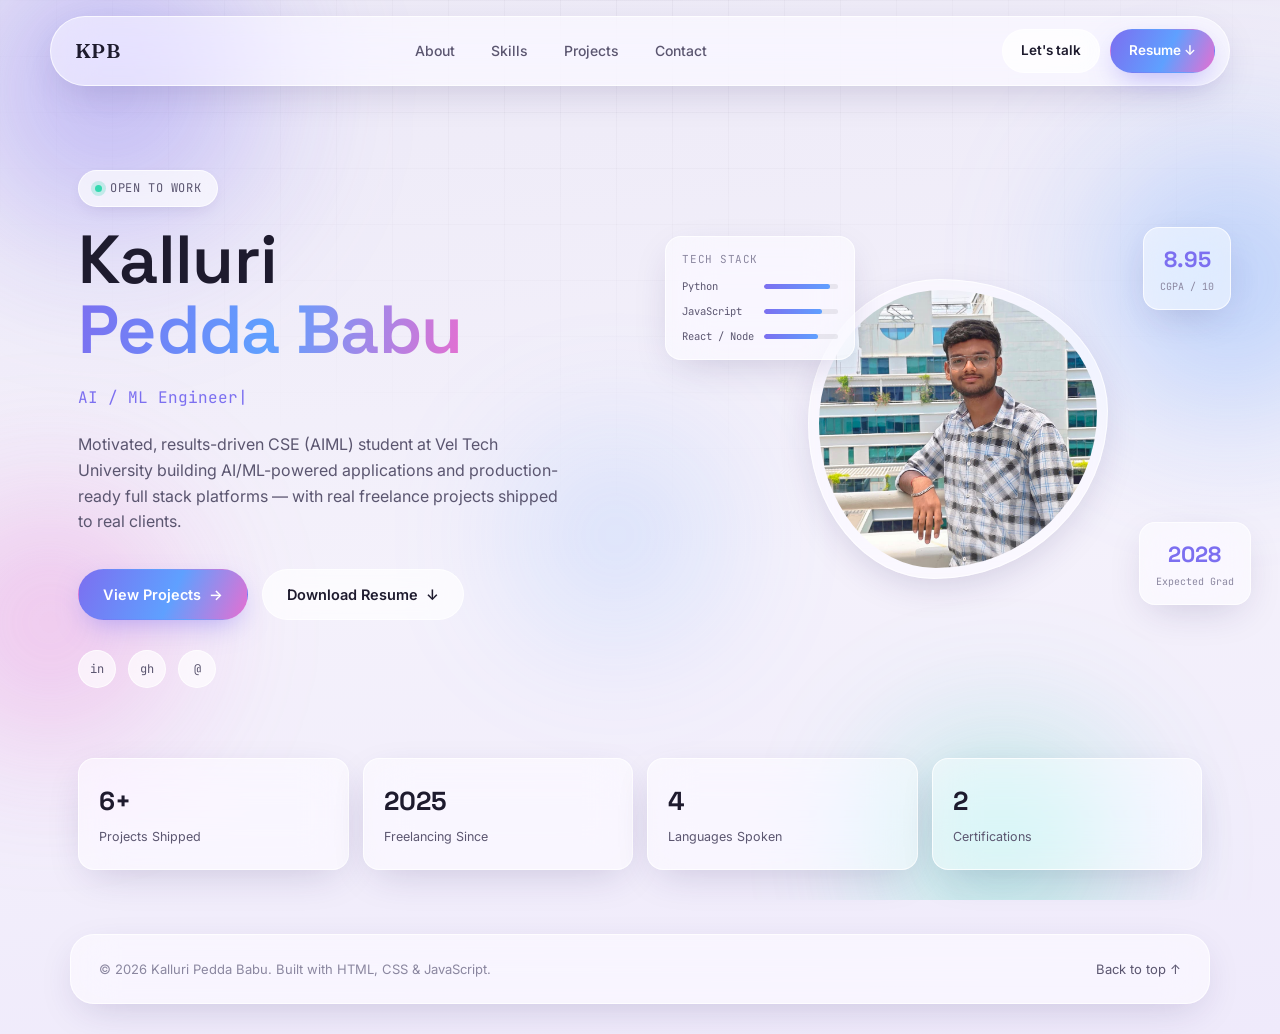
<file: index.html>
<!DOCTYPE html>
<html lang="en">
<head>
<meta charset="UTF-8">
<meta name="viewport" content="width=device-width, initial-scale=1.0">
<title>Kalluri Pedda Babu — AI Engineer & Full Stack Developer</title>
<meta name="description" content="Portfolio of Kalluri Pedda Babu — AI/ML Engineer and Full Stack Developer building intelligent applications.">
<link rel="preconnect" href="https://fonts.googleapis.com">
<link href="https://fonts.googleapis.com/css2?family=Fraunces:opsz,wght@9..144,500;9..144,600&family=Space+Grotesk:wght@400;500;600;700&family=Inter:wght@400;500;600&family=JetBrains+Mono:wght@400;500&display=swap" rel="stylesheet">
<link rel="stylesheet" href="style.css">
</head>
<body>

<div class="bg-blobs" aria-hidden="true">
  <span class="blob blob-1"></span>
  <span class="blob blob-2"></span>
  <span class="blob blob-3"></span>
  <span class="blob blob-4"></span>
  <span class="blob blob-5"></span>
</div>
<div class="grid-overlay" aria-hidden="true"></div>

<!-- ===== NAV ===== -->
<header class="nav-wrap">
  <div class="nav glass" id="nav">
    <a href="index.html" class="logo">KPB</a>
    <nav class="nav-links" id="navLinks">
      <a href="about.html">About</a>
      <a href="skills.html">Skills</a>
      <a href="projects.html">Projects</a>
      <a href="contact.html">Contact</a>
    </nav>
    <div class="nav-right">
      <a href="contact.html" class="btn btn-glass nav-cta">Let's talk</a>
      <a href="Kalluri_Pedda_Babu_Resume.pdf" download class="btn btn-gradient nav-cta">Resume ↓</a>
    </div>
    <button class="nav-toggle" id="navToggle" aria-label="Toggle menu" aria-expanded="false">
      <span></span><span></span><span></span>
    </button>
  </div>
</header>

<!-- ===== HERO ===== -->
<section class="hero" id="top">
  <div class="hero-inner">
    <div class="hero-text">
      <p class="eyebrow glass-pill"><span class="dot"></span> Open To Work</p>
      <h1 class="hero-title">
        Kalluri<br>
        <span class="grad-text">Pedda Babu</span>
      </h1>
      <p class="hero-role">
        <span class="type-line" id="typeLine"></span><span class="cursor">|</span>
      </p>
      <p class="hero-desc">
        Motivated, results-driven CSE (AIML) student at Vel Tech University building
        AI/ML-powered applications and production-ready full stack platforms —
        with real freelance projects shipped to real clients.
      </p>
      <div class="hero-actions">
        <a href="projects.html" class="btn btn-gradient">View Projects <span class="arrow">→</span></a>
        <a href="Kalluri_Pedda_Babu_Resume.pdf" download class="btn btn-glass">Download Resume <span class="icon-down">↓</span></a>
      </div>
      <div class="hero-socials">
        <a href="https://www.linkedin.com/in/kalluri-pedda-babu-3b21453a9/" target="_blank" rel="noopener" aria-label="LinkedIn">in</a>
        <a href="https://github.com/kalluripeddababu296" target="_blank" rel="noopener" aria-label="GitHub">gh</a>
        <a href="mailto:peddababukalluri@gmail.com" aria-label="Email">@</a>
      </div>
    </div>

    <div class="hero-visual">
      <div class="photo-frame glass">
        <img src="assets/profile.jpeg" alt="Kalluri Pedda Babu">
      </div>

      <div class="float-card glass card-stack" id="cardStack">
        <p class="fc-label">Tech Stack</p>
        <div class="fc-bars">
          <div class="fc-bar-row"><span>Python</span><i style="--w:88%"></i></div>
          <div class="fc-bar-row"><span>JavaScript</span><i style="--w:78%"></i></div>
          <div class="fc-bar-row"><span>React / Node</span><i style="--w:72%"></i></div>
        </div>
      </div>

      <div class="float-card glass card-exp">
        <span class="fc-num">2028</span>
        <span class="fc-sub">Expected Grad</span>
      </div>

      <div class="float-card glass card-cgpa">
        <span class="fc-num">8.95</span>
        <span class="fc-sub">CGPA / 10</span>
      </div>
    </div>
  </div>

  <div class="stats-bar">
    <div class="stat glass"><span class="stat-num">6+</span><span class="stat-label">Projects Shipped</span></div>
    <div class="stat glass"><span class="stat-num">2025</span><span class="stat-label">Freelancing Since</span></div>
    <div class="stat glass"><span class="stat-num">4</span><span class="stat-label">Languages Spoken</span></div>
    <div class="stat glass"><span class="stat-num">2</span><span class="stat-label">Certifications</span></div>
  </div>
</section>

<footer class="footer glass">
  <p>© <span id="year"></span> Kalluri Pedda Babu. Built with HTML, CSS &amp; JavaScript.</p>
  <a href="#top" class="back-top">Back to top ↑</a>
</footer>

<script src="script.js"></script>
</body>
</html>
</file>
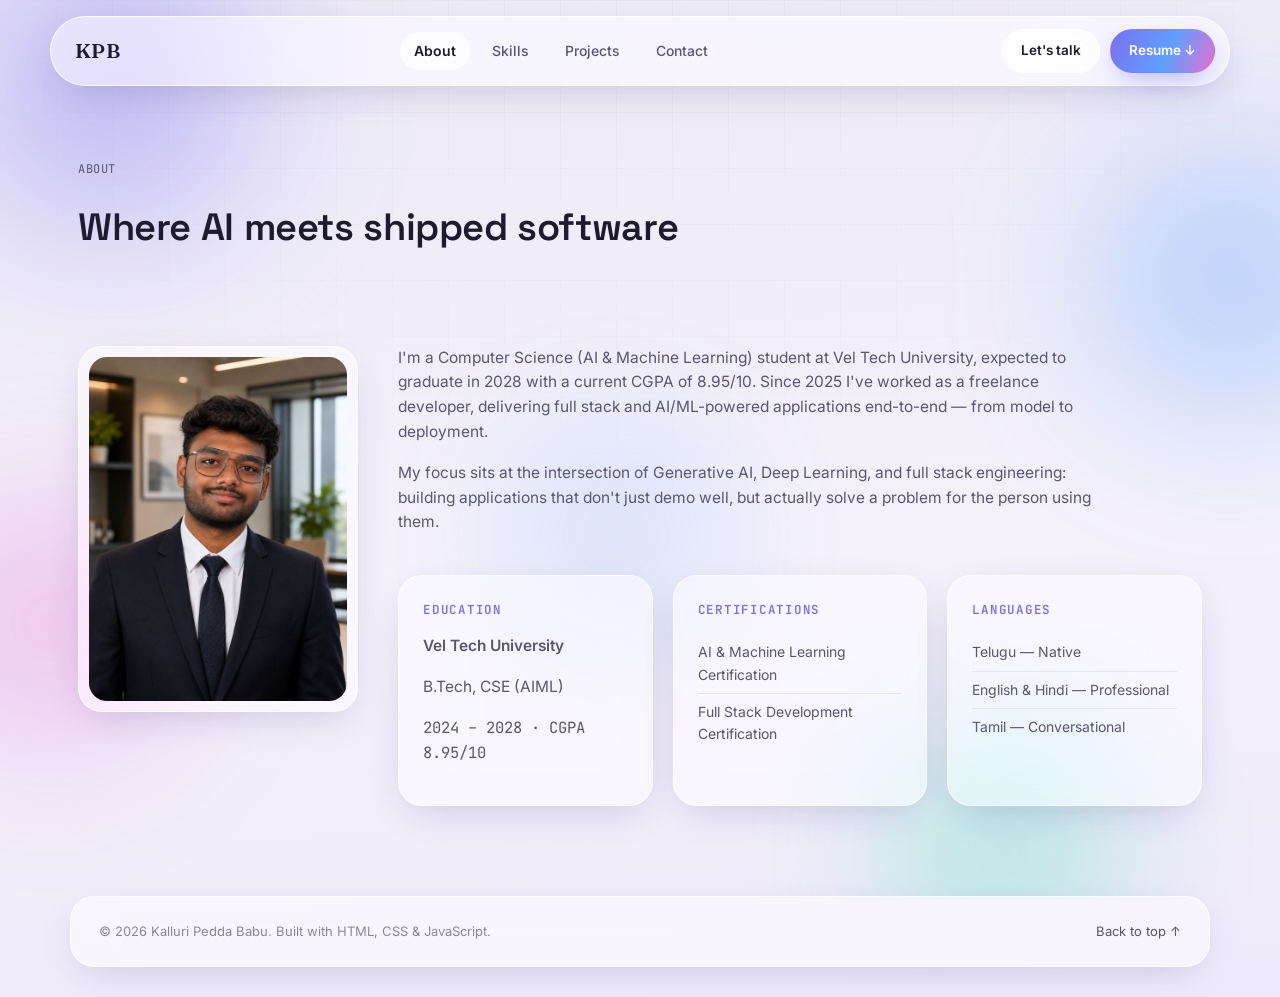
<file: about.html>
<!DOCTYPE html>
<html lang="en">
<head>
<meta charset="UTF-8">
<meta name="viewport" content="width=device-width, initial-scale=1.0">
<title>About — Kalluri Pedda Babu</title>
<meta name="description" content="About Kalluri Pedda Babu — AI/ML Engineer and Full Stack Developer, CSE (AIML) student at Vel Tech University.">
<link rel="preconnect" href="https://fonts.googleapis.com">
<link href="https://fonts.googleapis.com/css2?family=Fraunces:opsz,wght@9..144,500;9..144,600&family=Space+Grotesk:wght@400;500;600;700&family=Inter:wght@400;500;600&family=JetBrains+Mono:wght@400;500&display=swap" rel="stylesheet">
<link rel="stylesheet" href="style.css">
</head>
<body>

<div class="bg-blobs" aria-hidden="true">
  <span class="blob blob-1"></span>
  <span class="blob blob-2"></span>
  <span class="blob blob-3"></span>
  <span class="blob blob-4"></span>
  <span class="blob blob-5"></span>
</div>
<div class="grid-overlay" aria-hidden="true"></div>

<!-- ===== NAV ===== -->
<header class="nav-wrap">
  <div class="nav glass" id="nav">
    <a href="index.html" class="logo">KPB</a>
    <nav class="nav-links" id="navLinks">
      <a href="about.html" class="active">About</a>
      <a href="skills.html">Skills</a>
      <a href="projects.html">Projects</a>
      <a href="contact.html">Contact</a>
    </nav>
    <div class="nav-right">
      <a href="contact.html" class="btn btn-glass nav-cta">Let's talk</a>
      <a href="Kalluri_Pedda_Babu_Resume.pdf" download class="btn btn-gradient nav-cta">Resume ↓</a>
    </div>
    <button class="nav-toggle" id="navToggle" aria-label="Toggle menu" aria-expanded="false">
      <span></span><span></span><span></span>
    </button>
  </div>
</header>

<!-- ===== ABOUT ===== -->
<section class="section" id="about">
  <div class="section-inner about-grid">
    <div class="section-head">
      <p class="eyebrow">About</p>
      <h2>Where AI meets shipped software</h2>
    </div>
    <div class="about-photo">
      <div class="about-photo-frame glass">
        <img src="assets/about-photo.jpg" alt="Kalluri Pedda Babu">
      </div>
    </div>
    <div class="about-body">
      <p>
        I'm a Computer Science (AI & Machine Learning) student at Vel Tech University,
        expected to graduate in 2028 with a current CGPA of 8.95/10. Since 2025 I've worked
        as a freelance developer, delivering full stack and AI/ML-powered applications
        end-to-end — from model to deployment.
      </p>
      <p>
        My focus sits at the intersection of Generative AI, Deep Learning, and full stack
        engineering: building applications that don't just demo well, but actually solve a
        problem for the person using them.
      </p>

      <div class="about-cols">
        <div class="about-col glass">
          <h3>Education</h3>
          <div class="edu-item">
            <p class="edu-school">Vel Tech University</p>
            <p class="edu-degree">B.Tech, CSE (AIML)</p>
            <p class="edu-meta">2024 – 2028 · CGPA 8.95/10</p>
          </div>
        </div>
        <div class="about-col glass">
          <h3>Certifications</h3>
          <ul class="cert-list">
            <li>AI &amp; Machine Learning Certification</li>
            <li>Full Stack Development Certification</li>
          </ul>
        </div>
        <div class="about-col glass">
          <h3>Languages</h3>
          <ul class="cert-list">
            <li>Telugu — Native</li>
            <li>English &amp; Hindi — Professional</li>
            <li>Tamil — Conversational</li>
          </ul>
        </div>
      </div>
    </div>
  </div>
</section>

<footer class="footer glass">
  <p>© <span id="year"></span> Kalluri Pedda Babu. Built with HTML, CSS &amp; JavaScript.</p>
  <a href="index.html" class="back-top">Back to top ↑</a>
</footer>

<script src="script.js"></script>
</body>
</html>
</file>
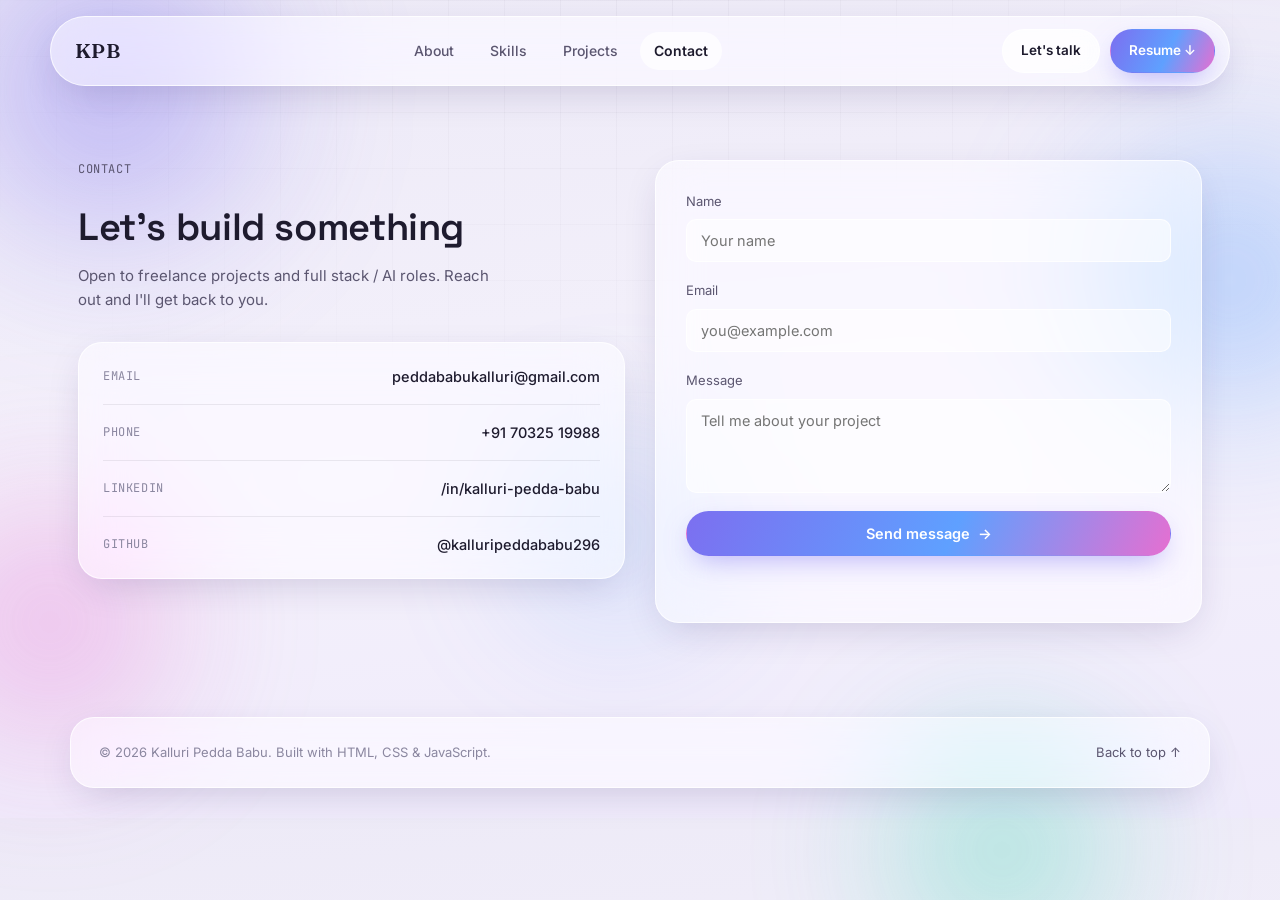
<file: contact.html>
<!DOCTYPE html>
<html lang="en">
<head>
<meta charset="UTF-8">
<meta name="viewport" content="width=device-width, initial-scale=1.0">
<title>Contact — Kalluri Pedda Babu</title>
<meta name="description" content="Get in touch with Kalluri Pedda Babu for freelance projects and full stack / AI roles.">
<link rel="preconnect" href="https://fonts.googleapis.com">
<link href="https://fonts.googleapis.com/css2?family=Fraunces:opsz,wght@9..144,500;9..144,600&family=Space+Grotesk:wght@400;500;600;700&family=Inter:wght@400;500;600&family=JetBrains+Mono:wght@400;500&display=swap" rel="stylesheet">
<link rel="stylesheet" href="style.css">
</head>
<body>

<div class="bg-blobs" aria-hidden="true">
  <span class="blob blob-1"></span>
  <span class="blob blob-2"></span>
  <span class="blob blob-3"></span>
  <span class="blob blob-4"></span>
  <span class="blob blob-5"></span>
</div>
<div class="grid-overlay" aria-hidden="true"></div>

<!-- ===== NAV ===== -->
<header class="nav-wrap">
  <div class="nav glass" id="nav">
    <a href="index.html" class="logo">KPB</a>
    <nav class="nav-links" id="navLinks">
      <a href="about.html">About</a>
      <a href="skills.html">Skills</a>
      <a href="projects.html">Projects</a>
      <a href="contact.html" class="active">Contact</a>
    </nav>
    <div class="nav-right">
      <a href="contact.html" class="btn btn-glass nav-cta">Let's talk</a>
      <a href="Kalluri_Pedda_Babu_Resume.pdf" download class="btn btn-gradient nav-cta">Resume ↓</a>
    </div>
    <button class="nav-toggle" id="navToggle" aria-label="Toggle menu" aria-expanded="false">
      <span></span><span></span><span></span>
    </button>
  </div>
</header>

<!-- ===== CONTACT ===== -->
<section class="section" id="contact">
  <div class="section-inner contact-grid">
    <div class="section-head">
      <p class="eyebrow">Contact</p>
      <h2>Let's build something</h2>
      <p class="contact-sub">Open to freelance projects and full stack / AI roles. Reach out
        and I'll get back to you.</p>

      <div class="contact-details glass">
        <a href="mailto:peddababukalluri@gmail.com" class="contact-row">
          <span class="contact-label">Email</span>
          <span class="contact-value">peddababukalluri@gmail.com</span>
        </a>
        <a href="tel:+917032519988" class="contact-row">
          <span class="contact-label">Phone</span>
          <span class="contact-value">+91 70325 19988</span>
        </a>
        <a href="https://www.linkedin.com/in/kalluri-pedda-babu-3b21453a9/" target="_blank" rel="noopener" class="contact-row">
          <span class="contact-label">LinkedIn</span>
          <span class="contact-value">/in/kalluri-pedda-babu</span>
        </a>
        <a href="https://github.com/kalluripeddababu296" target="_blank" rel="noopener" class="contact-row">
          <span class="contact-label">GitHub</span>
          <span class="contact-value">@kalluripeddababu296</span>
        </a>
      </div>
    </div>

    <form class="contact-form glass" id="contactForm">
      <label>
        <span>Name</span>
        <input type="text" name="name" required placeholder="Your name">
      </label>
      <label>
        <span>Email</span>
        <input type="email" name="email" required placeholder="you@example.com">
      </label>
      <label>
        <span>Message</span>
        <textarea name="message" rows="4" required placeholder="Tell me about your project"></textarea>
      </label>
      <button type="submit" class="btn btn-gradient full-width" id="contactSubmit">Send message <span class="arrow">→</span></button>
      <p class="form-note" id="formNote"></p>
    </form>
  </div>
</section>

<footer class="footer glass">
  <p>© <span id="year"></span> Kalluri Pedda Babu. Built with HTML, CSS &amp; JavaScript.</p>
  <a href="index.html" class="back-top">Back to top ↑</a>
</footer>

<script src="script.js"></script>
</body>
</html>
</file>
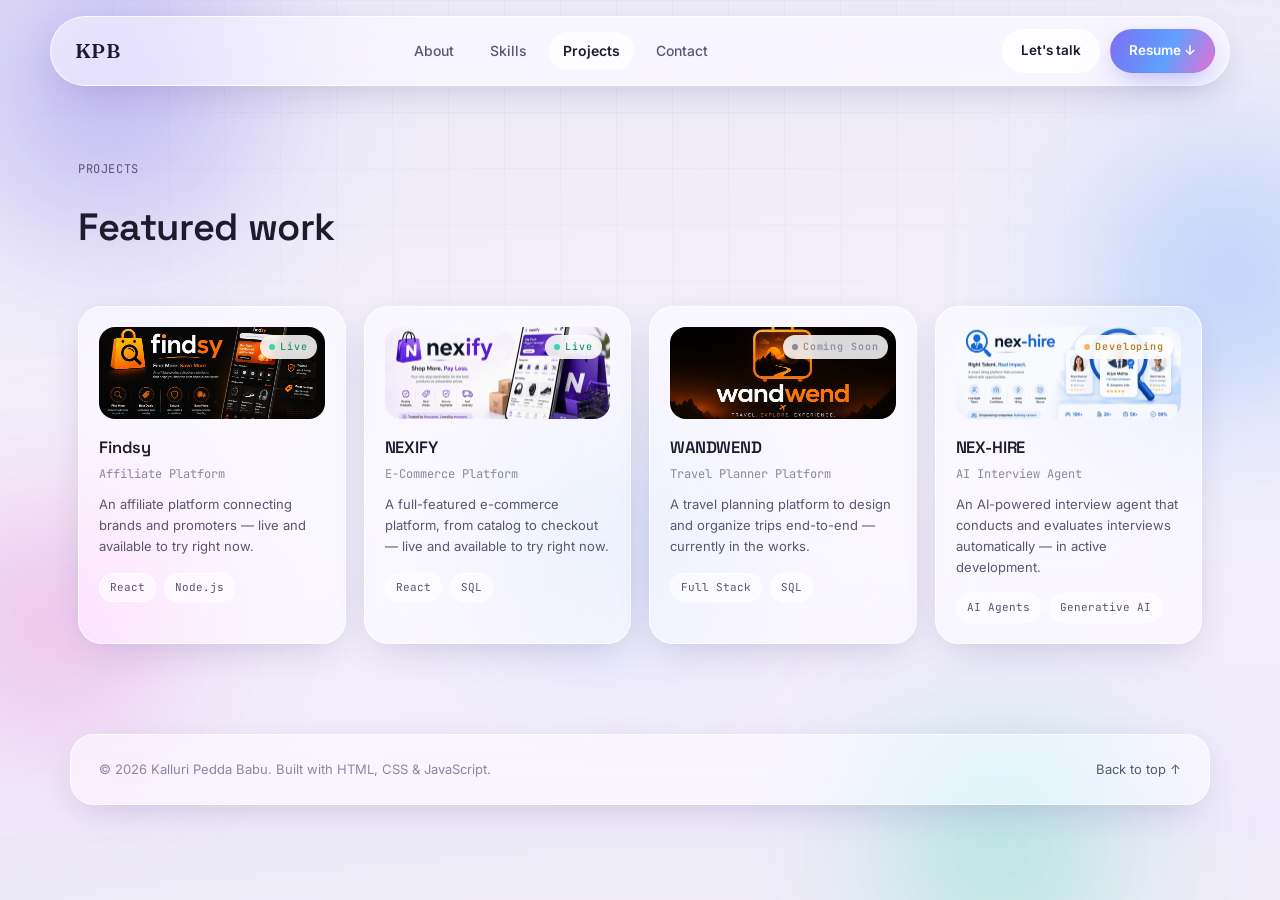
<file: projects.html>
<!DOCTYPE html>
<html lang="en">
<head>
<meta charset="UTF-8">
<meta name="viewport" content="width=device-width, initial-scale=1.0">
<title>Projects — Kalluri Pedda Babu</title>
<meta name="description" content="Featured projects by Kalluri Pedda Babu — Findsy, Nexify, Wandwend, Nex-Hire.">
<link rel="preconnect" href="https://fonts.googleapis.com">
<link href="https://fonts.googleapis.com/css2?family=Fraunces:opsz,wght@9..144,500;9..144,600&family=Space+Grotesk:wght@400;500;600;700&family=Inter:wght@400;500;600&family=JetBrains+Mono:wght@400;500&display=swap" rel="stylesheet">
<link rel="stylesheet" href="style.css">
</head>
<body>

<div class="bg-blobs" aria-hidden="true">
  <span class="blob blob-1"></span>
  <span class="blob blob-2"></span>
  <span class="blob blob-3"></span>
  <span class="blob blob-4"></span>
  <span class="blob blob-5"></span>
</div>
<div class="grid-overlay" aria-hidden="true"></div>

<!-- ===== NAV ===== -->
<header class="nav-wrap">
  <div class="nav glass" id="nav">
    <a href="index.html" class="logo">KPB</a>
    <nav class="nav-links" id="navLinks">
      <a href="about.html">About</a>
      <a href="skills.html">Skills</a>
      <a href="projects.html" class="active">Projects</a>
      <a href="contact.html">Contact</a>
    </nav>
    <div class="nav-right">
      <a href="contact.html" class="btn btn-glass nav-cta">Let's talk</a>
      <a href="Kalluri_Pedda_Babu_Resume.pdf" download class="btn btn-gradient nav-cta">Resume ↓</a>
    </div>
    <button class="nav-toggle" id="navToggle" aria-label="Toggle menu" aria-expanded="false">
      <span></span><span></span><span></span>
    </button>
  </div>
</header>

<!-- ===== PROJECTS ===== -->
<section class="section" id="projects">
  <div class="section-inner">
    <div class="section-head">
      <p class="eyebrow">Projects</p>
      <h2>Featured work</h2>
    </div>

    <div class="projects-grid">
      <a href="https://findsyofficial.netlify.app/" target="_blank" rel="noopener" class="project-card glass project-link">
        <div class="project-logo">
          <img src="assets/findsy.jpg" alt="Findsy logo">
          <span class="status-pill status-live"><i class="tag-dot dot-ok"></i>Live</span>
        </div>
        <h3>Findsy</h3>
        <p class="project-sub">Affiliate Platform</p>
        <p class="project-desc">An affiliate platform connecting brands and promoters —
           live and available to try right now.</p>
        <div class="project-tags"><span>React</span><span>Node.js</span></div>
      </a>

      <a href="https://nexifyonline.vercel.app/" target="_blank" rel="noopener" class="project-card glass project-link">
        <div class="project-logo">
          <img src="assets/nexify.jpg" alt="Nexify logo">
          <span class="status-pill status-live"><i class="tag-dot dot-ok"></i>Live</span>
        </div>
        <h3>NEXIFY</h3>
        <p class="project-sub">E-Commerce Platform</p>
        <p class="project-desc">A full-featured e-commerce platform, from catalog to
           checkout — live and available to try right now.</p>
        <div class="project-tags"><span>React</span><span>SQL</span></div>
      </a>

      <article class="project-card glass">
        <div class="project-logo">
          <img src="assets/wandwend.jpg" alt="Wandwend logo">
          <span class="status-pill status-soon"><i class="tag-dot dot-soon"></i>Coming Soon</span>
        </div>
        <h3>WANDWEND</h3>
        <p class="project-sub">Travel Planner Platform</p>
        <p class="project-desc">A travel planning platform to design and organize trips
           end-to-end — currently in the works.</p>
        <div class="project-tags"><span>Full Stack</span><span>SQL</span></div>
      </article>

      <article class="project-card glass">
        <div class="project-logo">
          <img src="assets/nexhire.jpg" alt="Nex-Hire logo">
          <span class="status-pill status-dev"><i class="tag-dot dot-warn"></i>Developing</span>
        </div>
        <h3>NEX-HIRE</h3>
        <p class="project-sub">AI Interview Agent</p>
        <p class="project-desc">An AI-powered interview agent that conducts and evaluates
           interviews automatically — in active development.</p>
        <div class="project-tags"><span>AI Agents</span><span>Generative AI</span></div>
      </article>
    </div>
  </div>
</section>

<footer class="footer glass">
  <p>© <span id="year"></span> Kalluri Pedda Babu. Built with HTML, CSS &amp; JavaScript.</p>
  <a href="index.html" class="back-top">Back to top ↑</a>
</footer>

<script src="script.js"></script>
</body>
</html>
</file>
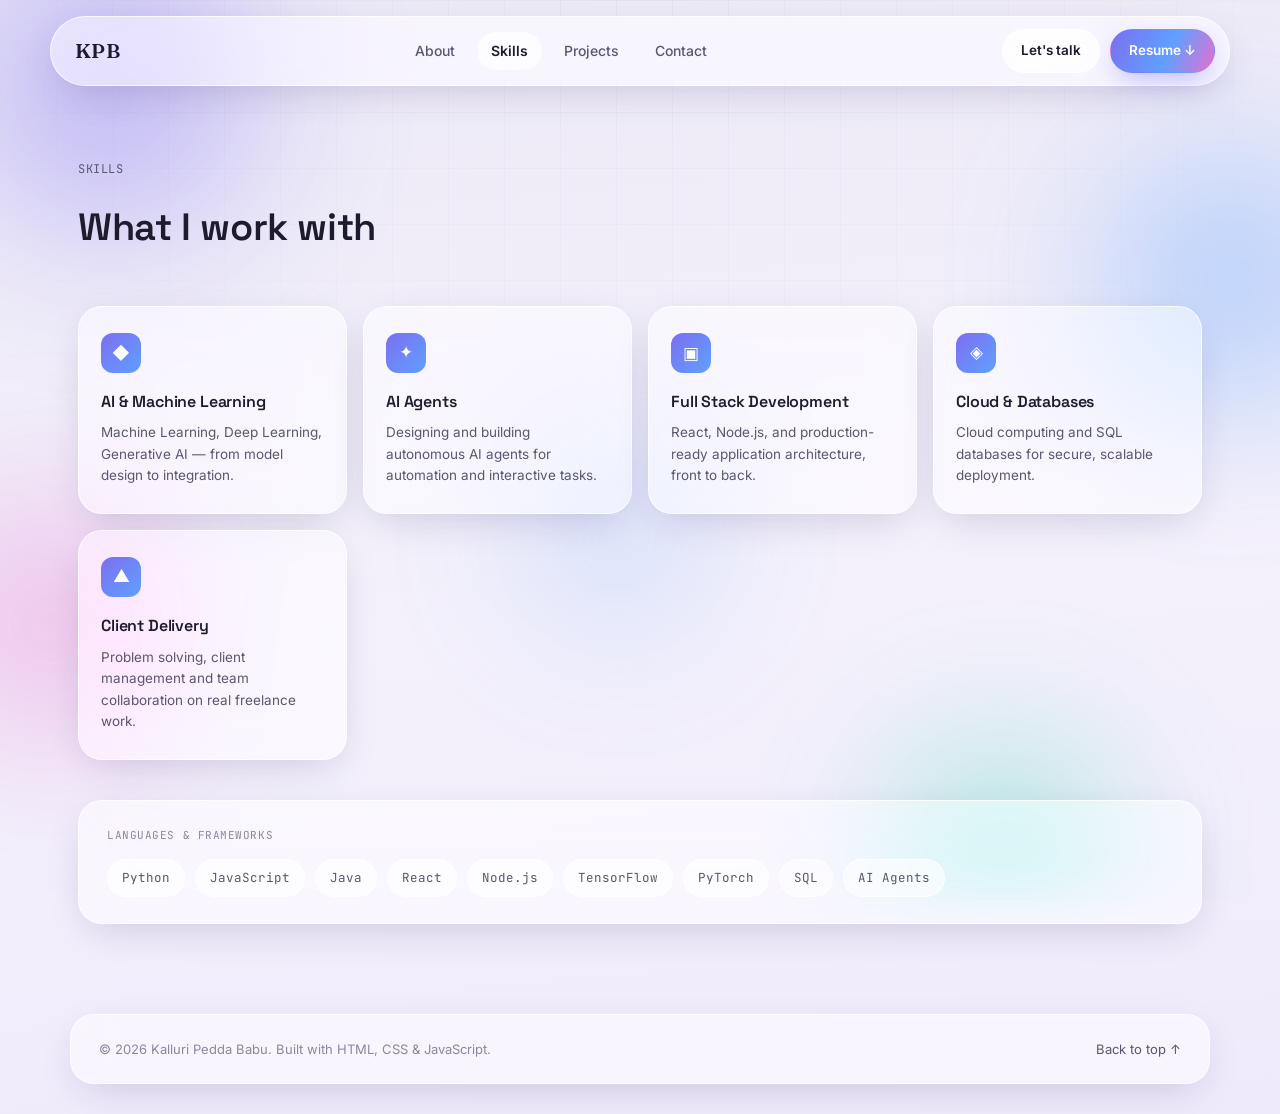
<file: skills.html>
<!DOCTYPE html>
<html lang="en">
<head>
<meta charset="UTF-8">
<meta name="viewport" content="width=device-width, initial-scale=1.0">
<title>Skills — Kalluri Pedda Babu</title>
<meta name="description" content="Skills of Kalluri Pedda Babu — AI/ML, AI Agents, Full Stack Development, Cloud & Databases.">
<link rel="preconnect" href="https://fonts.googleapis.com">
<link href="https://fonts.googleapis.com/css2?family=Fraunces:opsz,wght@9..144,500;9..144,600&family=Space+Grotesk:wght@400;500;600;700&family=Inter:wght@400;500;600&family=JetBrains+Mono:wght@400;500&display=swap" rel="stylesheet">
<link rel="stylesheet" href="style.css">
</head>
<body>

<div class="bg-blobs" aria-hidden="true">
  <span class="blob blob-1"></span>
  <span class="blob blob-2"></span>
  <span class="blob blob-3"></span>
  <span class="blob blob-4"></span>
  <span class="blob blob-5"></span>
</div>
<div class="grid-overlay" aria-hidden="true"></div>

<!-- ===== NAV ===== -->
<header class="nav-wrap">
  <div class="nav glass" id="nav">
    <a href="index.html" class="logo">KPB</a>
    <nav class="nav-links" id="navLinks">
      <a href="about.html">About</a>
      <a href="skills.html" class="active">Skills</a>
      <a href="projects.html">Projects</a>
      <a href="contact.html">Contact</a>
    </nav>
    <div class="nav-right">
      <a href="contact.html" class="btn btn-glass nav-cta">Let's talk</a>
      <a href="Kalluri_Pedda_Babu_Resume.pdf" download class="btn btn-gradient nav-cta">Resume ↓</a>
    </div>
    <button class="nav-toggle" id="navToggle" aria-label="Toggle menu" aria-expanded="false">
      <span></span><span></span><span></span>
    </button>
  </div>
</header>

<!-- ===== SKILLS ===== -->
<section class="section" id="skills">
  <div class="section-inner">
    <div class="section-head">
      <p class="eyebrow">Skills</p>
      <h2>What I work with</h2>
    </div>

    <div class="skills-grid">
      <div class="skill-card glass">
        <span class="skill-icon">◆</span>
        <h3>AI &amp; Machine Learning</h3>
        <p>Machine Learning, Deep Learning, Generative AI — from model design to integration.</p>
      </div>
      <div class="skill-card glass">
        <span class="skill-icon">✦</span>
        <h3>AI Agents</h3>
        <p>Designing and building autonomous AI agents for automation and interactive tasks.</p>
      </div>
      <div class="skill-card glass">
        <span class="skill-icon">▣</span>
        <h3>Full Stack Development</h3>
        <p>React, Node.js, and production-ready application architecture, front to back.</p>
      </div>
      <div class="skill-card glass">
        <span class="skill-icon">◈</span>
        <h3>Cloud &amp; Databases</h3>
        <p>Cloud computing and SQL databases for secure, scalable deployment.</p>
      </div>
      <div class="skill-card glass">
        <span class="skill-icon">▲</span>
        <h3>Client Delivery</h3>
        <p>Problem solving, client management and team collaboration on real freelance work.</p>
      </div>
    </div>

    <div class="tech-strip glass">
      <p class="fc-label">Languages &amp; Frameworks</p>
      <div class="tech-tags">
        <span>Python</span><span>JavaScript</span><span>Java</span><span>React</span>
        <span>Node.js</span><span>TensorFlow</span><span>PyTorch</span><span>SQL</span><span>AI Agents</span>
      </div>
    </div>
  </div>
</section>

<footer class="footer glass">
  <p>© <span id="year"></span> Kalluri Pedda Babu. Built with HTML, CSS &amp; JavaScript.</p>
  <a href="index.html" class="back-top">Back to top ↑</a>
</footer>

<script src="script.js"></script>
</body>
</html>
</file>
<file: style.css>
/* =========================================================
   Tokens — Liquid Glass theme
   ========================================================= */
:root{
  --bg-1:          #EDEAF7;
  --bg-2:          #F4F1FB;
  --ink:           #1E1B2E;
  --ink-dim:       #5B5670;
  --ink-faint:     #8B87A0;

  --glass-fill:    rgba(255,255,255,0.50);
  --glass-fill-2:  rgba(255,255,255,0.68);
  --glass-border:  rgba(255,255,255,0.75);
  --glass-shadow:  0 12px 40px -12px rgba(46,34,98,0.22);

  --accent-a:      #7C6FF0;
  --accent-b:      #5FA0FF;
  --accent-c:      #E56FD1;
  --accent-mint:   #34D8B0;

  --font-display:  'Space Grotesk', sans-serif;
  --font-logo:     'Fraunces', serif;
  --font-body:     'Inter', sans-serif;
  --font-mono:     'JetBrains Mono', monospace;

  --radius-xl: 32px;
  --radius-lg: 24px;
  --radius-md: 16px;
  --radius-sm: 10px;
  --max: 1180px;
}

*{ box-sizing: border-box; }
html{ scroll-behavior: smooth; }
body{
  margin:0;
  background: linear-gradient(175deg, var(--bg-1), var(--bg-2) 55%, #EFEAFB);
  color: var(--ink);
  font-family: var(--font-body);
  line-height: 1.6;
  -webkit-font-smoothing: antialiased;
  overflow-x: hidden;
  position: relative;
}
img{ max-width:100%; display:block; }
a{ color:inherit; text-decoration:none; }
ul{ margin:0; padding:0; list-style:none; }
h1,h2,h3{ font-family: var(--font-display); font-weight:600; margin:0; letter-spacing:-0.01em; color: var(--ink); }
p{ margin:0; }
button, input, textarea{ font-family: inherit; }

:focus-visible{ outline: 2px solid var(--accent-a); outline-offset: 3px; }

@media (prefers-reduced-motion: reduce){
  *{ animation-duration:0.01ms !important; animation-iteration-count:1 !important; transition-duration:0.01ms !important; scroll-behavior:auto !important; }
}

/* ===== Ambient blurred blobs ===== */
.bg-blobs{ position: fixed; inset:0; z-index:0; overflow:hidden; pointer-events:none; }
.blob{
  position:absolute; border-radius:50%; filter: blur(70px); opacity:0.55;
  animation: drift 18s ease-in-out infinite;
}
.blob-1{ width:420px; height:420px; top:-120px; left:-100px; background: radial-gradient(circle, var(--accent-a), transparent 70%); }
.blob-2{ width:380px; height:380px; top:10%; right:-140px; background: radial-gradient(circle, var(--accent-b), transparent 70%); animation-delay: -4s; }
.blob-3{ width:340px; height:340px; bottom:12%; left:-120px; background: radial-gradient(circle, var(--accent-c), transparent 70%); animation-delay: -9s; }
.blob-4{ width:300px; height:300px; bottom:-100px; right:10%; background: radial-gradient(circle, var(--accent-mint), transparent 70%); animation-delay: -13s; }
.blob-5{ width:260px; height:260px; top:45%; left:38%; background: radial-gradient(circle, var(--accent-b), transparent 70%); opacity:0.35; animation-delay: -6s; }
@keyframes drift{
  0%,100%{ transform: translate(0,0) scale(1); }
  50%{ transform: translate(30px,-24px) scale(1.06); }
}

.grid-overlay{
  position: fixed; inset:0; z-index:0; pointer-events:none;
  background-image:
    linear-gradient(rgba(30,27,46,0.035) 1px, transparent 1px),
    linear-gradient(90deg, rgba(30,27,46,0.035) 1px, transparent 1px);
  background-size: 56px 56px;
  mask-image: radial-gradient(ellipse 1000px 700px at 50% 0%, black, transparent 75%);
}

.section-inner, .hero-inner, .nav{ max-width: var(--max); margin: 0 auto; position: relative; z-index: 2; }
.section-inner, .hero-inner{ padding-left: 28px; padding-right: 28px; }

/* ===== Glass utility ===== */
.glass{
  background: var(--glass-fill);
  border: 1px solid var(--glass-border);
  backdrop-filter: blur(22px) saturate(160%);
  -webkit-backdrop-filter: blur(22px) saturate(160%);
  box-shadow: var(--glass-shadow);
}

.glass-pill{
  display:inline-flex; align-items:center; gap:8px;
  padding: 8px 16px; border-radius: 999px;
  background: var(--glass-fill-2);
  border: 1px solid var(--glass-border);
  backdrop-filter: blur(18px);
  box-shadow: 0 6px 18px -8px rgba(46,34,98,0.18);
}

.eyebrow{
  font-family: var(--font-mono);
  font-size: 12px;
  letter-spacing: 0.05em;
  text-transform: uppercase;
  color: var(--ink-dim);
  margin-bottom: 18px;
}
.dot{
  width:7px; height:7px; border-radius:50%;
  background: var(--accent-mint);
  box-shadow: 0 0 0 4px rgba(52,216,176,0.25);
  animation: pulse 2s ease-in-out infinite;
}
@keyframes pulse{ 0%,100%{ opacity:1; } 50%{ opacity:0.4; } }

/* =========================================================
   Buttons
   ========================================================= */
.btn{
  display:inline-flex; align-items:center; gap:8px;
  font-family: var(--font-body); font-weight:600; font-size:14.5px;
  padding: 13px 24px;
  border-radius: 999px;
  border: 1px solid transparent;
  cursor:pointer;
  transition: transform .18s ease, box-shadow .18s ease, background .18s ease;
  white-space: nowrap;
  color: var(--ink);
}
.btn .arrow, .btn .icon-down{ transition: transform .18s ease; }
.btn:hover .arrow{ transform: translateX(3px); }
.btn:hover .icon-down{ transform: translateY(2px); }

.btn-gradient{
  background: linear-gradient(115deg, var(--accent-a), var(--accent-b) 55%, var(--accent-c));
  color: #fff;
  box-shadow: 0 10px 28px -8px rgba(124,111,240,0.55);
}
.btn-gradient:hover{ transform: translateY(-2px); box-shadow: 0 14px 32px -8px rgba(124,111,240,0.65); }

.btn-glass{
  background: var(--glass-fill-2);
  border-color: var(--glass-border);
  backdrop-filter: blur(16px);
}
.btn-glass:hover{ transform: translateY(-2px); box-shadow: 0 10px 24px -10px rgba(46,34,98,0.25); }

.full-width{ width:100%; justify-content:center; }

/* =========================================================
   Nav
   ========================================================= */
.nav-wrap{ position: sticky; top:16px; z-index: 50; padding: 0 20px; }
.nav{
  display:flex; align-items:center; justify-content:space-between;
  gap: 20px;
  padding: 12px 14px 12px 24px;
  border-radius: 999px;
}
.logo{ font-family: var(--font-logo); font-weight:600; font-size:20px; letter-spacing: 0.02em; }
.nav-links{ display:flex; gap:8px; }
.nav-links a{
  font-size: 14px; color: var(--ink-dim); font-weight:500;
  padding: 8px 14px; border-radius: 999px;
  transition: color .18s ease, background .18s ease;
}
.nav-links a:hover{ color: var(--ink); background: rgba(255,255,255,0.6); }
.nav-links a.active{ color: var(--ink); background: rgba(255,255,255,0.7); font-weight:600; }
.nav-right{ display:flex; align-items:center; gap:10px; }
.nav-cta{ padding: 10px 18px; font-size:13.5px; }
.nav-toggle{ display:none; flex-direction:column; gap:5px; background:none; border:none; cursor:pointer; padding:6px; }
.nav-toggle span{ width:20px; height:2px; background: var(--ink); border-radius:2px; }

@media (max-width: 860px){
  .nav-links{
    position:absolute; top: calc(100% + 8px); left:0; right:0;
    flex-direction:column; gap:4px; padding: 10px;
    border-radius: var(--radius-md);
    background: var(--glass-fill-2);
    border: 1px solid var(--glass-border);
    backdrop-filter: blur(20px);
    max-height:0; overflow:hidden; opacity:0;
    transition: max-height .25s ease, opacity .2s ease;
  }
  .nav-links.open{ max-height: 300px; opacity:1; }
  .nav-links a{ padding:12px 16px; }
  .nav-right{ display:none; }
  .nav-toggle{ display:flex; }
}

/* =========================================================
   Hero
   ========================================================= */
.hero{ padding-top: 56px; position:relative; }
.hero-inner{
  display:grid; grid-template-columns: 1.1fr 0.9fr; gap:40px;
  align-items:center;
  padding-top: 44px; padding-bottom: 70px;
}
.hero-title{
  font-size: clamp(42px, 6vw, 68px);
  line-height: 1.03;
  margin-bottom: 20px;
}
.grad-text{
  background: linear-gradient(100deg, var(--accent-a), var(--accent-b), var(--accent-c));
  -webkit-background-clip: text; background-clip:text; color:transparent;
}
.hero-role{
  font-family: var(--font-mono);
  font-size: 16px;
  color: var(--accent-a);
  min-height: 24px;
  margin-bottom: 22px;
}
.cursor{ animation: blink 1s step-end infinite; }
@keyframes blink{ 50%{ opacity:0; } }

.hero-desc{ max-width: 480px; color: var(--ink-dim); font-size: 16px; margin-bottom: 34px; }
.hero-actions{ display:flex; gap:14px; flex-wrap:wrap; margin-bottom: 30px; }
.hero-socials{ display:flex; gap:12px; }
.hero-socials a{
  width:38px; height:38px; border-radius:50%;
  background: var(--glass-fill-2);
  border:1px solid var(--glass-border);
  backdrop-filter: blur(14px);
  display:flex; align-items:center; justify-content:center;
  font-family: var(--font-mono); font-size:12px; color: var(--ink-dim);
  transition: all .18s ease;
}
.hero-socials a:hover{ color: var(--accent-a); transform: translateY(-2px); }

.hero-visual{ position: relative; display:flex; justify-content:center; align-items:center; min-height: 420px; }
.photo-frame{
  position: relative; width: 300px; height: 300px;
  border-radius: 44% 56% 58% 42% / 48% 44% 56% 52%;
  padding: 10px;
  overflow: hidden;
}
.photo-frame img{
  width:100%; height:100%; object-fit:cover;
  border-radius: 44% 56% 58% 42% / 48% 44% 56% 52%;
}

.float-card{
  position:absolute;
  border-radius: var(--radius-md);
  padding: 14px 16px;
  animation: floaty 5s ease-in-out infinite;
}
@keyframes floaty{ 0%,100%{ transform: translateY(0); } 50%{ transform: translateY(-8px); } }

.card-stack{ top: 4%; left: -10%; width: 190px; animation-delay: .2s; }
.fc-label{ font-family: var(--font-mono); font-size:11px; color: var(--ink-faint); margin-bottom:10px; text-transform:uppercase; letter-spacing:.05em; }
.fc-bars{ display:flex; flex-direction:column; gap:8px; }
.fc-bar-row{ display:flex; align-items:center; gap:8px; font-size:11.5px; }
.fc-bar-row span{ width: 74px; color: var(--ink-dim); font-family: var(--font-mono); font-size: 10.5px; }
.fc-bar-row i{ display:block; height:5px; border-radius:4px; flex:1; background: rgba(30,27,46,0.08); position:relative; overflow:hidden; }
.fc-bar-row i::after{
  content:''; position:absolute; inset:0; width: var(--w);
  background: linear-gradient(90deg, var(--accent-a), var(--accent-b));
  border-radius:4px;
}

.card-exp{ bottom: 8%; right: -10%; display:flex; flex-direction:column; align-items:center; gap:2px; animation-delay: .8s; }
.card-cgpa{ top: 2%; right: -6%; display:flex; flex-direction:column; align-items:center; gap:2px; animation-delay: 1.4s; }
.fc-num{ font-family: var(--font-display); font-size: 22px; color: var(--accent-a); font-weight:700; }
.fc-sub{ font-family: var(--font-mono); font-size: 10px; color: var(--ink-faint); }

@media (max-width: 640px){ .card-stack, .card-exp, .card-cgpa{ display:none; } }

.stats-bar{
  max-width: var(--max); margin: 0 auto;
  padding: 0 28px 64px;
  display:grid; grid-template-columns: repeat(4, 1fr);
  gap: 14px;
  position:relative; z-index:1;
}
.stat{
  border-radius: var(--radius-md);
  padding: 22px 20px;
  display:flex; flex-direction:column; gap:4px;
}
.stat-num{ font-family: var(--font-display); font-size: 26px; font-weight:700; color: var(--ink); }
.stat-label{ font-size: 12.5px; color: var(--ink-dim); }

@media (max-width: 700px){ .stats-bar{ grid-template-columns: repeat(2, 1fr); } }

/* =========================================================
   Sections (shared)
   ========================================================= */
.section{ padding: 90px 0; position:relative; z-index:1; }
.section-alt{ background: rgba(255,255,255,0.22); border-top:1px solid rgba(255,255,255,0.5); border-bottom:1px solid rgba(255,255,255,0.5); }
.section-head h2{ font-size: clamp(28px, 4vw, 38px); max-width: 620px; }
.section-head{ margin-bottom: 48px; }

/* About */
.about-grid{ display:grid; grid-template-columns: 280px 1fr; gap: 40px; align-items:start; }
.about-grid .section-head{ grid-column: 1 / -1; }
.about-photo{ position: sticky; top: 100px; }
.about-photo-frame{
  border-radius: var(--radius-lg);
  padding: 10px;
  overflow: hidden;
}
.about-photo-frame img{
  width: 100%; height: auto; display:block;
  border-radius: calc(var(--radius-lg) - 6px);
  object-fit: cover;
}
.about-body p{ color: var(--ink-dim); max-width: 720px; margin-bottom: 16px; font-size: 15.5px; }
.about-cols{ display:grid; grid-template-columns: repeat(3, 1fr); gap: 20px; margin-top: 40px; }
.about-col{ border-radius: var(--radius-lg); padding: 24px; }
.about-col h3{ font-size: 12.5px; text-transform:uppercase; letter-spacing:.06em; color: var(--accent-a); font-family: var(--font-mono); margin-bottom:14px; }
.edu-school{ font-weight:600; font-size:15.5px; }
.edu-degree{ color: var(--ink-dim); font-size:14px; margin-top:2px; }
.edu-meta{ font-family: var(--font-mono); font-size:12.5px; color: var(--ink-faint); margin-top:6px; }
.cert-list li{ color: var(--ink-dim); font-size: 14px; padding: 7px 0; border-top: 1px solid rgba(30,27,46,0.08); }
.cert-list li:first-child{ border-top:none; }

@media (max-width: 760px){
  .about-cols{ grid-template-columns: 1fr; }
  .about-grid{ grid-template-columns: 1fr; }
  .about-photo{ position: static; max-width: 240px; margin: 0 auto; }
}

/* Skills */
.skills-grid{ display:grid; grid-template-columns: repeat(auto-fit, minmax(220px, 1fr)); gap: 16px; margin-bottom: 40px; }
.skill-card{
  border-radius: var(--radius-lg);
  padding: 26px 22px;
  transition: transform .2s ease, box-shadow .2s ease;
}
.skill-card:hover{ transform: translateY(-5px); }
.skill-icon{
  display:inline-flex; width:40px; height:40px; align-items:center; justify-content:center;
  border-radius: 12px;
  background: linear-gradient(135deg, var(--accent-a), var(--accent-b));
  color:#fff; font-size: 17px; margin-bottom: 16px;
}
.skill-card h3{ font-size: 16px; margin-bottom: 8px; }
.skill-card p{ font-size: 13.5px; color: var(--ink-dim); }

.tech-strip{ border-radius: var(--radius-lg); padding: 26px 28px; }
.tech-tags{ display:flex; flex-wrap:wrap; gap: 10px; margin-top: 14px; }
.tech-tags span{
  font-family: var(--font-mono); font-size: 12.5px;
  padding: 8px 14px; border-radius: 999px;
  background: rgba(255,255,255,0.6); border: 1px solid rgba(255,255,255,0.8); color: var(--ink-dim);
}

@media (max-width: 900px){ .skills-grid{ grid-template-columns: repeat(2, 1fr); } }
@media (max-width: 520px){ .skills-grid{ grid-template-columns: 1fr; } }

/* Projects — logo tile cards like the reference dashboard */
.projects-grid{ display:grid; grid-template-columns: repeat(4, 1fr); gap: 18px; }
.project-card{
  border-radius: var(--radius-lg);
  padding: 20px;
  transition: transform .2s ease, box-shadow .2s ease;
}
.project-card:hover{ transform: translateY(-6px); }
.project-logo{
  width: 100%; height: 92px;
  border-radius: var(--radius-md);
  display:flex; align-items:center; justify-content:center;
  font-family: var(--font-display); font-weight:700; font-size: 22px; letter-spacing:.04em;
  margin-bottom: 16px;
  position: relative; overflow: hidden;
}
.logo-dark{ background: linear-gradient(135deg, #241F3D, #4A3F7A); color:#fff; }
.logo-light{ background: rgba(255,255,255,0.75); color: var(--accent-a); border: 1px solid rgba(255,255,255,0.9); }
.logo-mint{ background: linear-gradient(135deg, #1F7A64, var(--accent-mint)); color:#fff; }
.project-logo img{ width:100%; height:100%; object-fit:cover; transition: transform .3s ease; }
.project-card:hover .project-logo img{ transform: scale(1.04); }

.status-pill{
  position:absolute; top:8px; right:8px;
  display:inline-flex; align-items:center; gap:5px;
  font-family: var(--font-mono); font-size: 10px; font-weight:500;
  padding: 4px 9px; border-radius: 999px;
  background: rgba(255,255,255,0.85); color: var(--ink);
  backdrop-filter: blur(6px);
}
.status-live{ color: #0E9A72; }
.status-dev{ color: #B4780F; }
.status-soon{ color: var(--ink-faint); }

.project-link{ display:block; }
.project-link:hover{ text-decoration:none; }

.project-card h3{ font-size: 16.5px; margin-bottom: 4px; }
.project-sub{ font-size: 12px; color: var(--ink-faint); margin-bottom: 10px; font-family: var(--font-mono); }
.project-desc{ font-size: 13px; color: var(--ink-dim); margin-bottom: 16px; }
.project-tags{ display:flex; flex-wrap:wrap; gap:8px; }
.project-tags span{
  display:inline-flex; align-items:center; gap:6px;
  font-family: var(--font-mono); font-size: 11px; color: var(--ink-dim);
  background: rgba(255,255,255,0.55); padding: 5px 10px; border-radius: 999px;
  border: 1px solid rgba(255,255,255,0.7);
}
.tag-dot{ width:6px; height:6px; border-radius:50%; display:inline-block; }
.dot-ok{ background: var(--accent-mint); }
.dot-warn{ background: #F5B860; }
.dot-soon{ background: var(--ink-faint); }

@media (max-width: 980px){ .projects-grid{ grid-template-columns: repeat(2, 1fr); } }
@media (max-width: 560px){ .projects-grid{ grid-template-columns: 1fr; } }

/* Contact */
.contact-grid{ display:grid; grid-template-columns: 1fr 1fr; gap: 30px; align-items:start; }
.contact-sub{ color: var(--ink-dim); font-size: 15px; margin: 6px 0 30px; display:block; max-width: 420px; }
.contact-details{ display:flex; flex-direction:column; border-radius: var(--radius-lg); padding: 6px 24px; }
.contact-row{
  display:flex; justify-content:space-between; align-items:center;
  padding: 16px 0; border-top: 1px solid rgba(30,27,46,0.08);
  transition: color .18s ease;
}
.contact-details a:first-child{ border-top:none; }
.contact-row:hover{ color: var(--accent-a); }
.contact-label{ font-family: var(--font-mono); font-size: 12px; color: var(--ink-faint); text-transform:uppercase; letter-spacing:.05em; }
.contact-value{ font-size: 14.5px; font-weight:500; }

.contact-form{ border-radius: var(--radius-lg); padding: 30px; display:flex; flex-direction:column; gap:18px; }
.contact-form label{ display:flex; flex-direction:column; gap:8px; font-size:13px; color: var(--ink-dim); }
.contact-form input, .contact-form textarea{
  background: rgba(255,255,255,0.55); border:1px solid rgba(255,255,255,0.8); border-radius: var(--radius-sm);
  padding: 12px 14px; color: var(--ink); font-size: 14.5px; resize: vertical;
  transition: border-color .18s ease, background .18s ease;
}
.contact-form input:focus, .contact-form textarea:focus{ border-color: var(--accent-a); outline:none; background: rgba(255,255,255,0.8); }
.form-note{ font-size: 13px; color: var(--accent-a); min-height: 18px; }

@media (max-width: 820px){ .contact-grid{ grid-template-columns: 1fr; } }

/* Footer */
.footer{
  border-radius: var(--radius-lg);
  margin: 0 20px 30px;
  padding: 24px 28px;
  display:flex; justify-content:space-between; align-items:center; flex-wrap:wrap; gap:12px;
  font-size: 13px; color: var(--ink-faint);
  position:relative; z-index:1;
  max-width: calc(var(--max) - 40px);
  margin-left:auto; margin-right:auto;
}
.back-top{ color: var(--ink-dim); transition: color .18s ease; }
.back-top:hover{ color: var(--accent-a); }

/* Reveal on scroll */
.reveal{ opacity:0; transform: translateY(24px); transition: opacity .6s ease, transform .6s ease; }
.reveal.in{ opacity:1; transform: translateY(0); }
</file>
